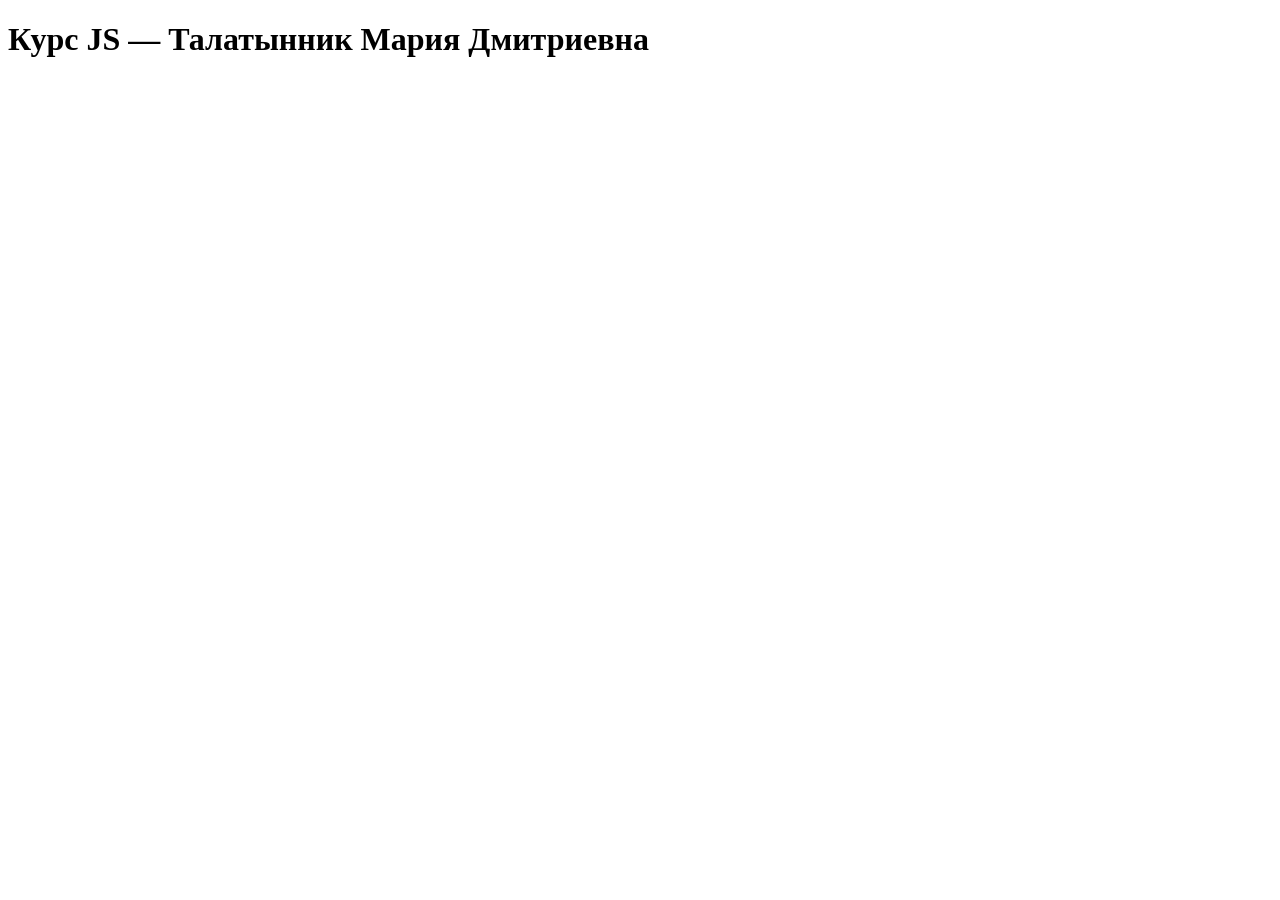
<file: task0/index.html>
<!DOCTYPE html>
<html lang="ru">
<head>
    <meta charset="UTF-8">
    <meta name="viewport" content="width=device-width, initial-scale=1.0">
    <title>Курс JS</title>
</head>
<body>
    <h1>Курс JS — Талатынник Мария Дмитриевна</h1>
</body>
</html>
</file>
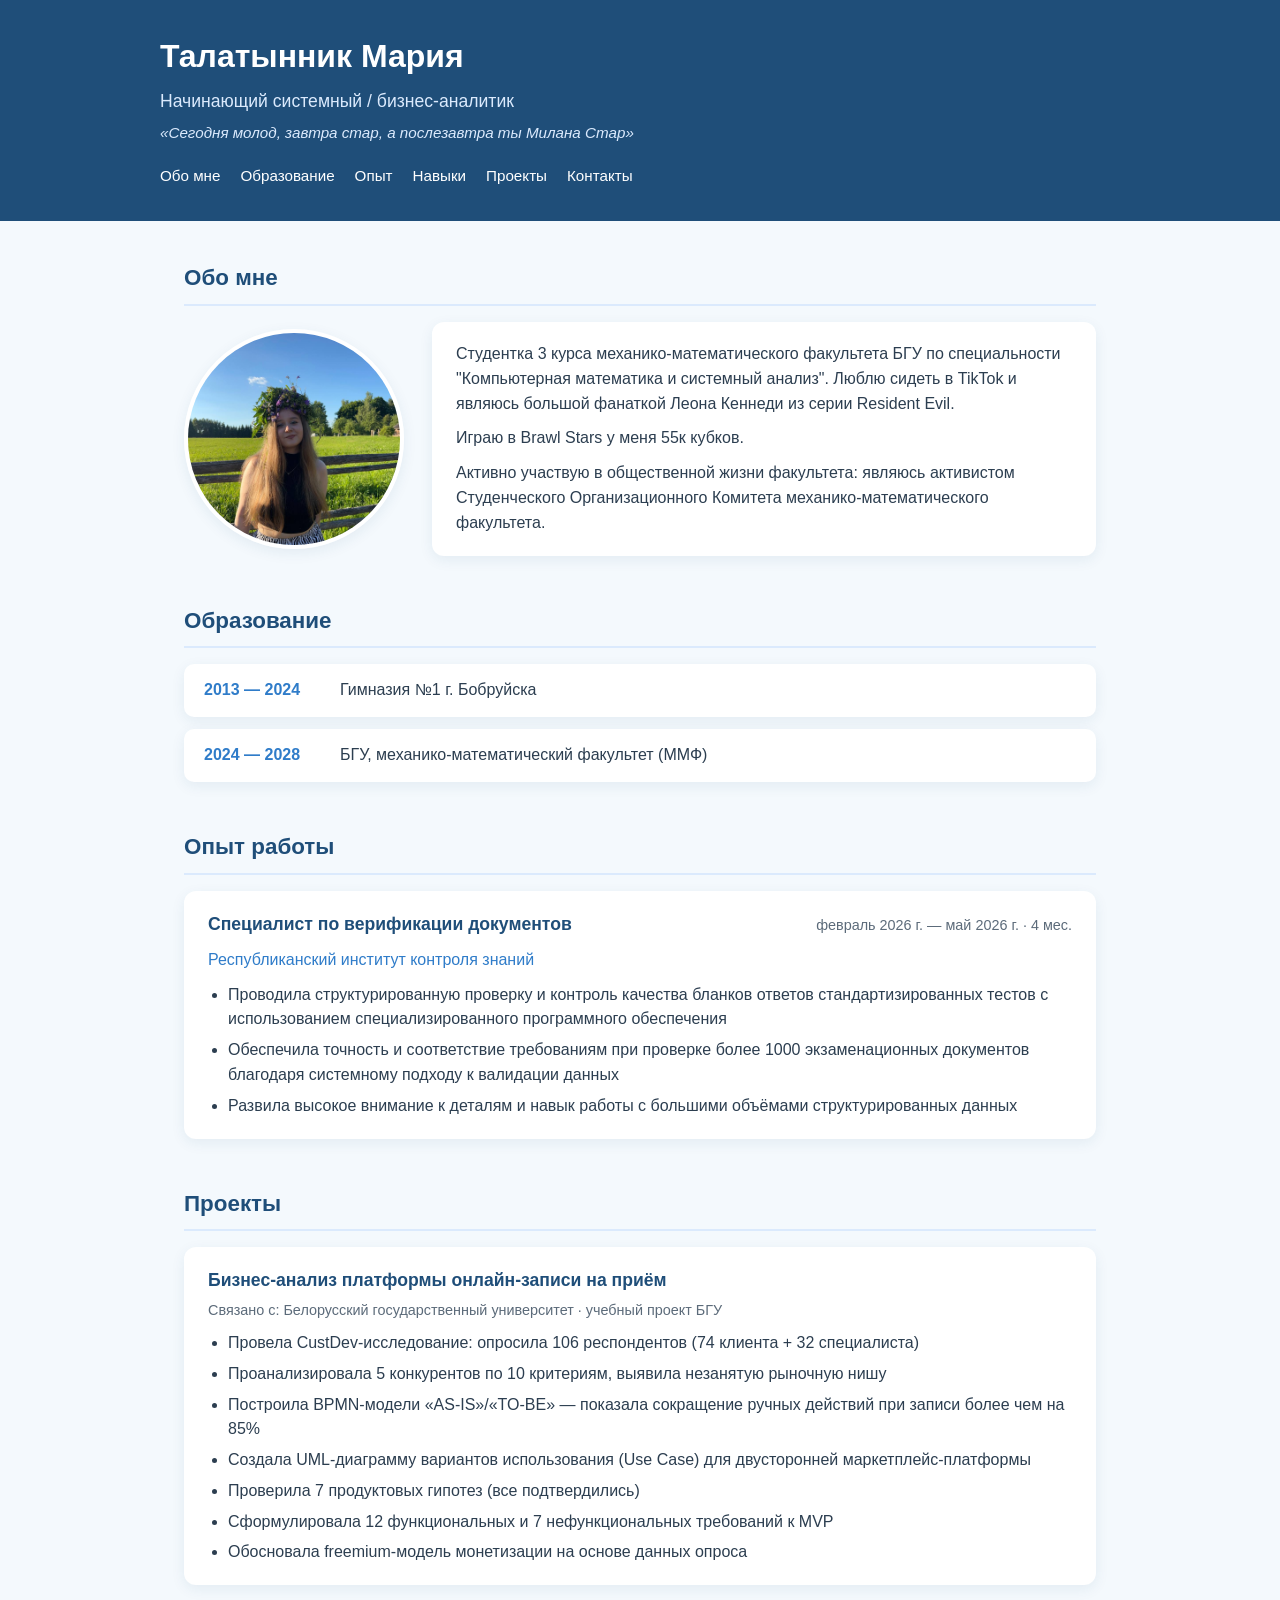
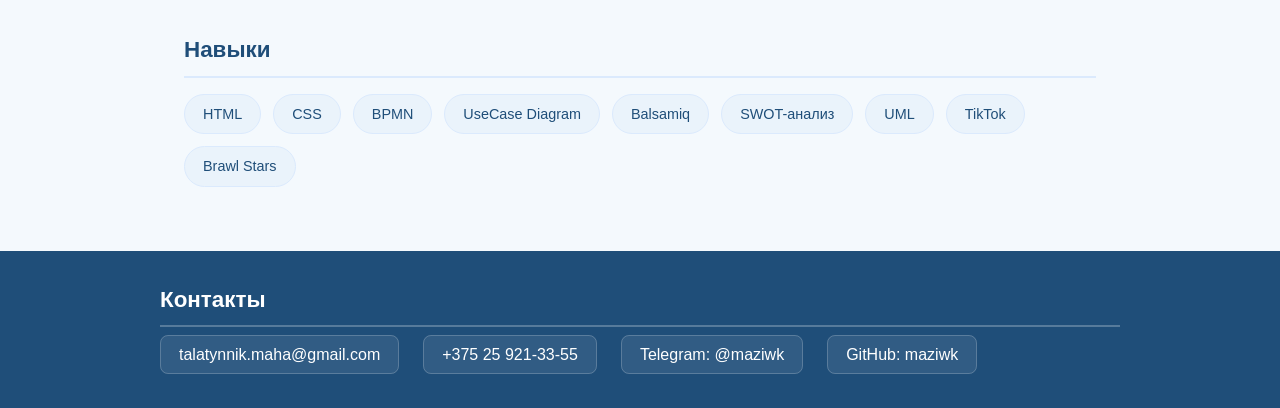
<file: task1/index.html>
<!DOCTYPE html>
<html lang="ru">
<head>
  <meta charset="utf-8">
  <meta name="viewport" content="width=device-width, initial-scale=1">
  <title>Талатынник Мария — Резюме</title>
  <link rel="stylesheet" href="style.css">
</head>
<body>

  <header class="header">
    <div class="header__inner">
      <div class="header__intro">
        <h1 class="header__name">Талатынник Мария</h1>
        <p class="header__position">Начинающий системный / бизнес-аналитик</p>
        <p class="header__slogan">«Сегодня молод, завтра стар, а послезавтра ты Милана Стар»</p>
      </div>

      <nav class="nav" aria-label="Навигация по странице">
        <ul class="nav__list">
          <li><a href="#about">Обо мне</a></li>
          <li><a href="#education">Образование</a></li>
          <li><a href="#experience">Опыт</a></li>
          <li><a href="#skills">Навыки</a></li>
          <li><a href="#projects">Проекты</a></li>
          <li><a href="#contacts">Контакты</a></li>
        </ul>
      </nav>
    </div>
  </header>

  <main class="main">

    <section id="about" class="section about">
      <h2 class="section__title">Обо мне</h2>
      <div class="about__content">
        <img
          class="about__photo"
          src="photo.jpg"
          alt="Фотография Талатынник Марии"
          width="220"
          height="220"
        >

        <article class="about__text">
          <p>
            Студентка 3 курса механико-математического факультета БГУ по специальности "Компьютерная математика и системный анализ".
            Люблю сидеть в TikTok и являюсь большой фанаткой Леона Кеннеди
            из серии Resident Evil.
          </p>
          <p>
            Играю в Brawl Stars у меня 55к кубков.
          </p>
          <p>
            Активно участвую в общественной жизни факультета: являюсь активистом
            Студенческого Организационного Комитета механико-математического факультета.
          </p>
        </article>

      </div>
    </section>

    <section id="education" class="section education">
      <h2 class="section__title">Образование</h2>
      <ul class="education__list">
        <li class="education__item">
          <span class="education__years">2013 — 2024</span>
          <span class="education__place">Гимназия №1 г. Бобруйска</span>
        </li>
        <li class="education__item">
          <span class="education__years">2024 — 2028</span>
          <span class="education__place">БГУ, механико-математический факультет (ММФ)</span>
        </li>
      </ul>
    </section>

    <section id="experience" class="section experience">
      <h2 class="section__title">Опыт работы</h2>
      <article class="experience__item">
        <div class="experience__head">
          <h3 class="experience__role">Специалист по верификации документов</h3>
          <span class="experience__period">февраль 2026 г. — май 2026 г. · 4 мес.</span>
        </div>
        <p class="experience__company">Республиканский институт контроля знаний</p>
        <ul class="experience__details">
          <li>Проводила структурированную проверку и контроль качества бланков ответов стандартизированных тестов с использованием специализированного программного обеспечения</li>
          <li>Обеспечила точность и соответствие требованиям при проверке более 1000 экзаменационных документов благодаря системному подходу к валидации данных</li>
          <li>Развила высокое внимание к деталям и навык работы с большими объёмами структурированных данных</li>
        </ul>
      </article>
    </section>

 <section id="projects" class="section projects">
      <h2 class="section__title">Проекты</h2>
      <article class="project">
        <div class="project__head">
          <h3 class="project__title">Бизнес-анализ платформы онлайн-записи на приём</h3>
          <span class="project__meta">Связано с: Белорусский государственный университет · учебный проект БГУ</span>
        </div>
        <ul class="project__details">
          <li>Провела CustDev-исследование: опросила 106 респондентов (74 клиента + 32 специалиста)</li>
          <li>Проанализировала 5 конкурентов по 10 критериям, выявила незанятую рыночную нишу</li>
          <li>Построила BPMN-модели «AS-IS»/«TO-BE» — показала сокращение ручных действий при записи более чем на 85%</li>
          <li>Создала UML-диаграмму вариантов использования (Use Case) для двусторонней маркетплейс-платформы</li>
          <li>Проверила 7 продуктовых гипотез (все подтвердились)</li>
          <li>Сформулировала 12 функциональных и 7 нефункциональных требований к MVP</li>
          <li>Обосновала freemium-модель монетизации на основе данных опроса</li>
        </ul>
      </article>
    </section>

    <section id="skills" class="section skills">
      <h2 class="section__title">Навыки</h2>
      <ul class="skills__list">
        <li class="skill">HTML</li>
        <li class="skill">CSS</li>
        <li class="skill">BPMN</li>
        <li class="skill">UseCase Diagram</li>
        <li class="skill">Balsamiq</li>
        <li class="skill">SWOT-анализ</li>
        <li class="skill">UML</li>
        <li class="skill">TikTok</li>
        <li class="skill">Brawl Stars</li>
      </ul>
    </section>

  </main>

  <footer id="contacts" class="footer">
    <h2 class="section__title section__title--footer">Контакты</h2>
    <ul class="footer__list">
      <li>
        <a class="footer__link" href="mailto:talatynnik.maha@gmail.com">talatynnik.maha@gmail.com</a>
      </li>
      <li>
        <a class="footer__link" href="tel:+375259213355">+375 25 921-33-55</a>
      </li>
      <li>
        <a class="footer__link" href="https://t.me/maziwk" target="_blank" rel="noopener noreferrer">Telegram: @maziwk</a>
      </li>
      <li>
        <a class="footer__link" href="https://github.com/maziwk" target="_blank" rel="noopener noreferrer">GitHub: maziwk</a>
      </li>
    </ul>
  </footer>

</body>
</html>
</file>
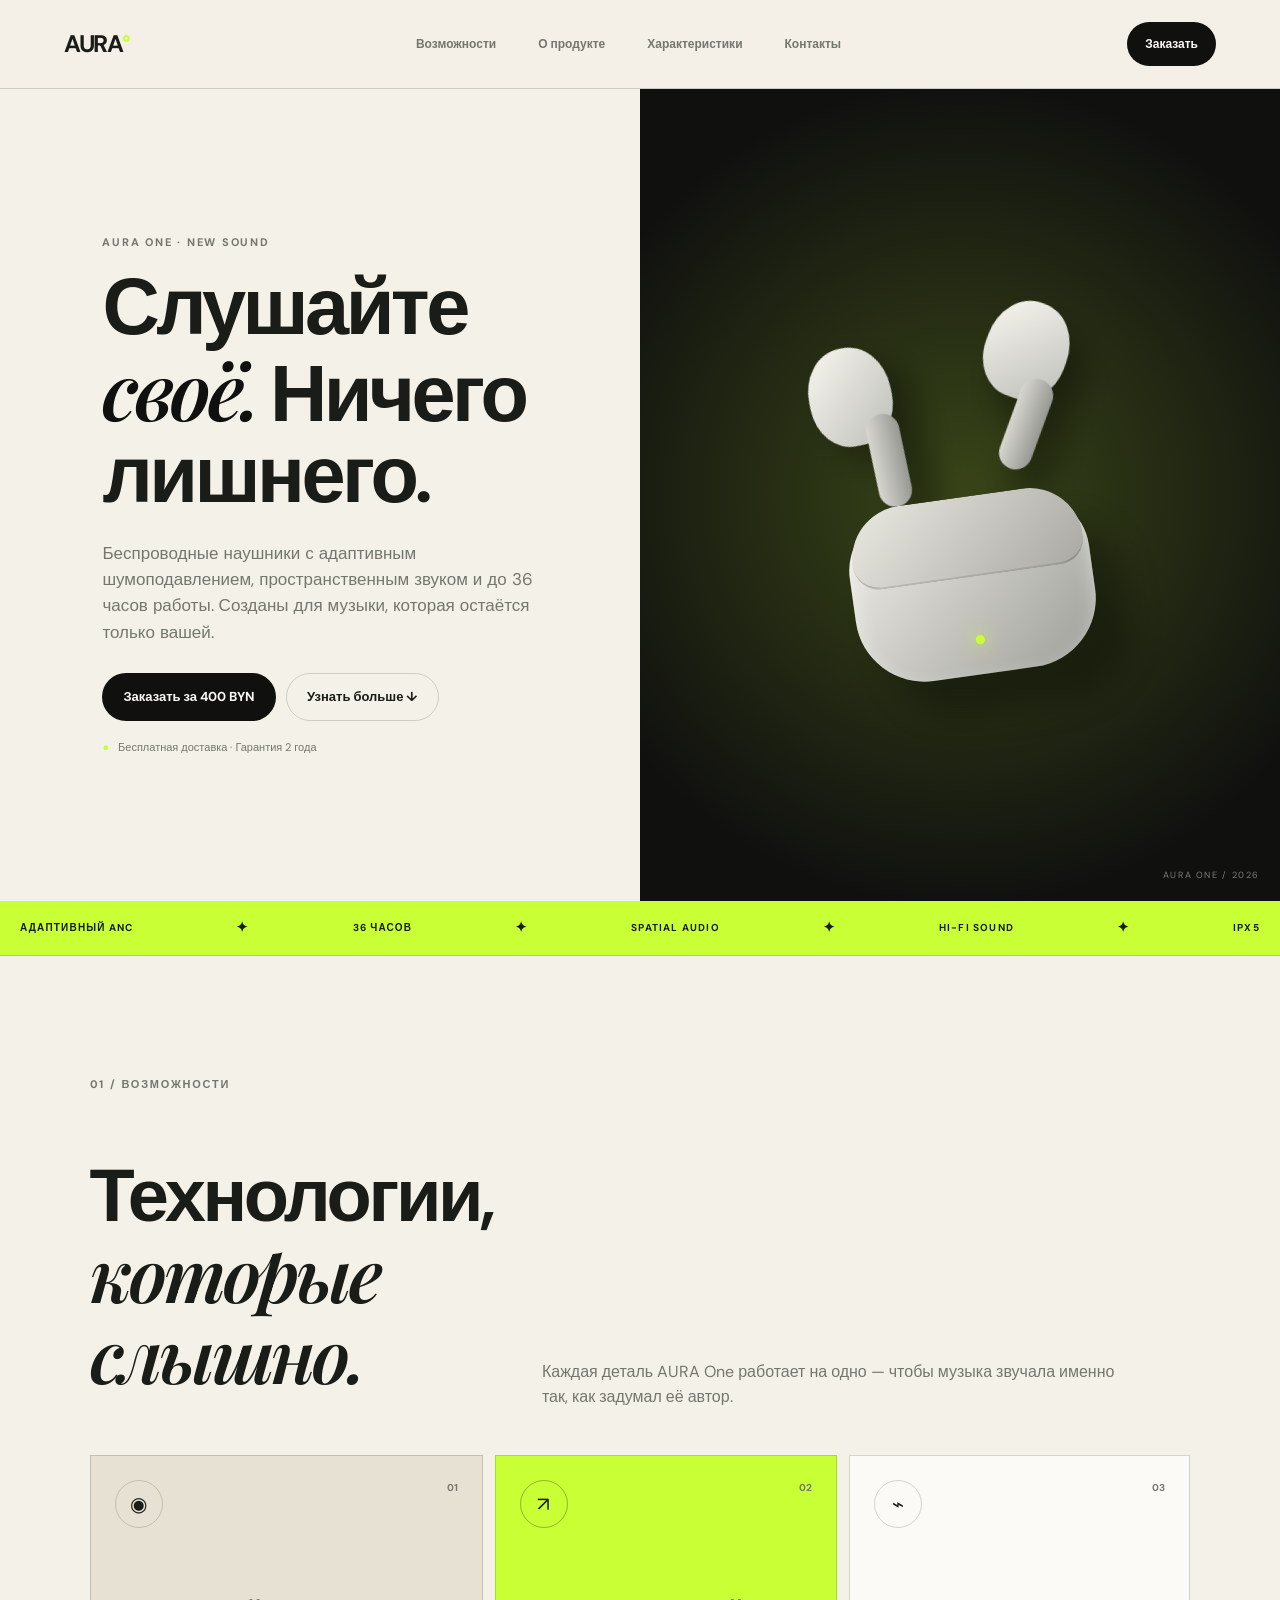
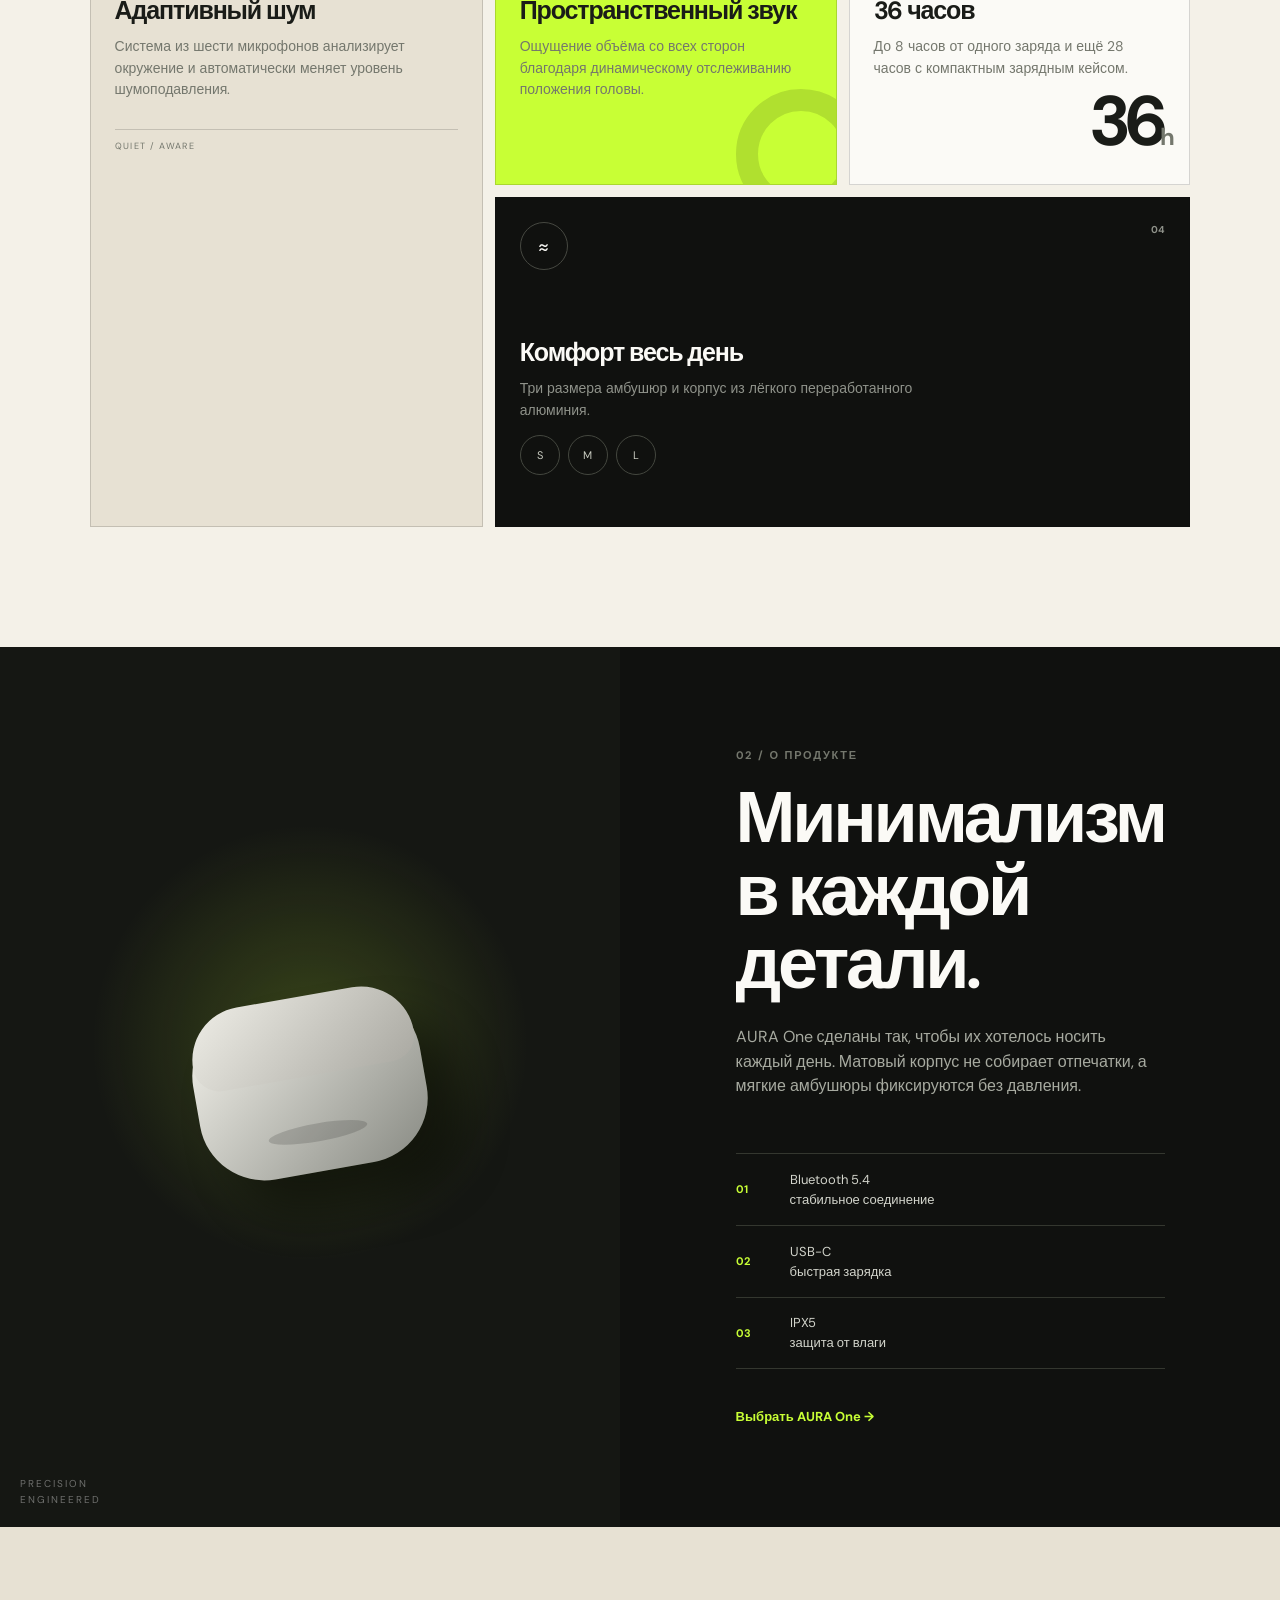
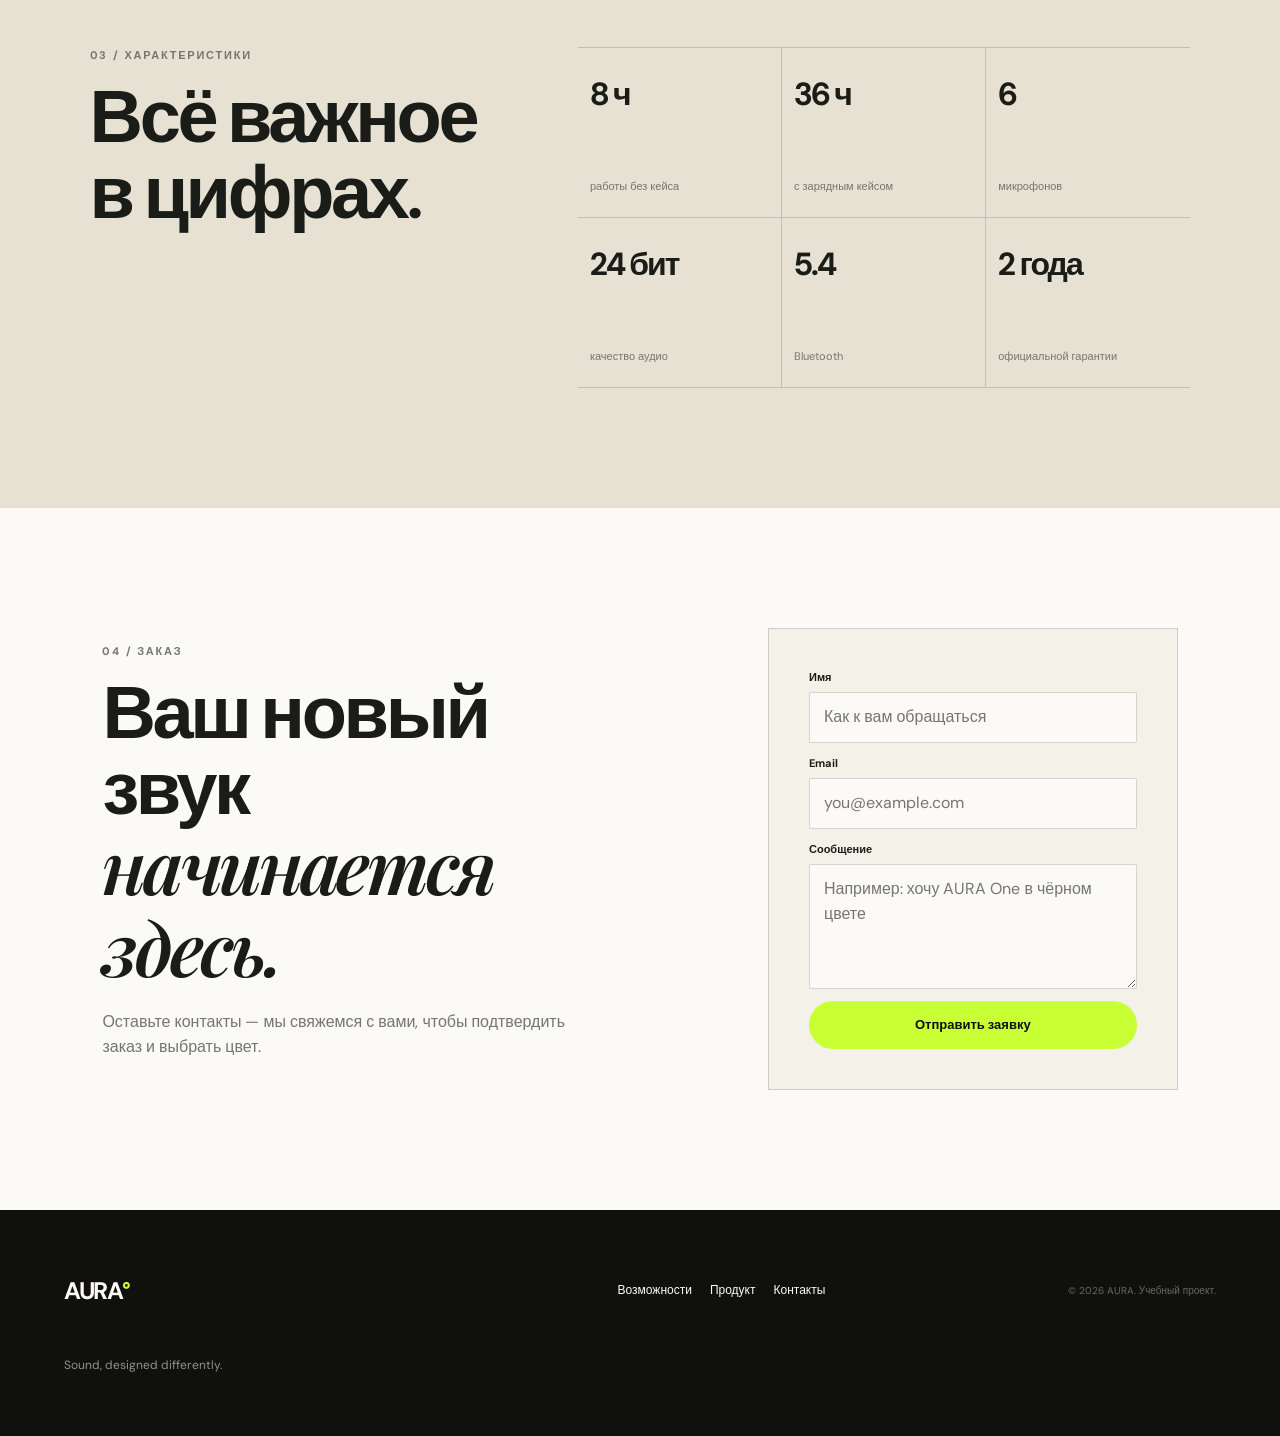
<file: task2/index.html>
<!DOCTYPE html>
<html lang="ru">

<head>
    <meta charset="UTF-8">
    <meta name="viewport" content="width=device-width, initial-scale=1.0">
    <meta name="description" content="AURA One — беспроводные наушники с адаптивным шумоподавлением.">
    <title>AURA One — звук без границ</title>
    <link rel="preconnect" href="https://fonts.googleapis.com">
    <link rel="preconnect" href="https://fonts.gstatic.com" crossorigin>
    <link
        href="https://fonts.googleapis.com/css2?family=DM+Sans:wght@400;500;600;700&family=Playfair+Display:wght@600;700&display=swap"
        rel="stylesheet">
    <link rel="stylesheet" href="style.css">
</head>

<body>

    <header class="site-header">
        <div class="header-grid">
            <a class="logo" href="#home">AURA<span>°</span></a>

            <nav class="desktop-nav" aria-label="Основная навигация">
                <a href="#features">Возможности</a>
                <a href="#product">О продукте</a>
                <a href="#specs">Характеристики</a>
                <a href="#contact">Контакты</a>
            </nav>

            <a class="header-buy" href="#contact">Заказать</a>

            <button class="burger" type="button" aria-label="Открыть меню">
                <span></span><span></span><span></span>
            </button>
        </div>
    </header>

    <main id="home">

        <section class="hero">
            <div class="hero-copy">
                <p class="eyebrow">AURA ONE · NEW SOUND</p>
                <h1>Слушайте<br><em>своё.</em> Ничего лишнего.</h1>
                <p class="hero-description">
                    Беспроводные наушники с адаптивным шумоподавлением,
                    пространственным звуком и до 36 часов работы.
                    Созданы для музыки, которая остаётся только вашей.
                </p>

                <div class="hero-actions">
                    <a class="button button-dark" href="#contact">Заказать за 400 BYN</a>
                    <a class="button button-light" href="#product">Узнать больше ↓</a>
                </div>

                <div class="hero-note">
                    <span>●</span> Бесплатная доставка · Гарантия 2 года
                </div>
            </div>

            <div class="hero-product" aria-label="Изображение беспроводных наушников AURA One">
                <div class="product-glow"></div>
                <div class="earbuds">
                    <div class="earbud earbud-left">
                        <div class="bud"></div>
                        <div class="stem"></div>
                    </div>
                    <div class="earbud earbud-right">
                        <div class="bud"></div>
                        <div class="stem"></div>
                    </div>
                    <div class="case">
                        <div class="case-lid"></div>
                        <div class="case-light"></div>
                    </div>
                </div>
                <span class="product-label">AURA ONE / 2026</span>
            </div>
        </section>

        <section class="ticker" aria-label="Преимущества">
            <div class="ticker-row">
                <span>АДАПТИВНЫЙ ANC</span><b>✦</b>
                <span>36 ЧАСОВ</span><b>✦</b>
                <span>SPATIAL AUDIO</span><b>✦</b>
                <span>HI-FI SOUND</span><b>✦</b>
                <span>IPX5</span>
            </div>
        </section>

        <section class="features" id="features">
            <div class="section-intro">
                <p class="eyebrow">01 / Возможности</p>
                <h2>Технологии,<br><em>которые слышно.</em></h2>
                <p>Каждая деталь AURA One работает на одно — чтобы музыка звучала именно так, как задумал её автор.</p>
            </div>

            <div class="features-grid">
                <article class="feature-card feature-large">
                    <span class="card-number">01</span>
                    <div class="feature-icon">◉</div>
                    <h3>Адаптивный шум</h3>
                    <p>Система из шести микрофонов анализирует окружение и автоматически меняет уровень шумоподавления.
                    </p>
                    <div class="card-line"></div>
                    <span class="card-caption">QUIET / AWARE</span>
                </article>

                <article class="feature-card feature-accent">
                    <span class="card-number">02</span>
                    <div class="feature-icon">↗</div>
                    <h3>Пространственный звук</h3>
                    <p>Ощущение объёма со всех сторон благодаря динамическому отслеживанию положения головы.</p>
                    <div class="orb"></div>
                </article>

                <article class="feature-card">
                    <span class="card-number">03</span>
                    <div class="feature-icon">⌁</div>
                    <h3>36 часов</h3>
                    <p>До 8 часов от одного заряда и ещё 28 часов с компактным зарядным кейсом.</p>
                    <strong class="big-number">36<span>h</span></strong>
                </article>

                <article class="feature-card dark-card">
                    <span class="card-number">04</span>
                    <div class="feature-icon">≈</div>
                    <h3>Комфорт весь день</h3>
                    <p>Три размера амбушюр и корпус из лёгкого переработанного алюминия.</p>
                    <div class="size-row"><span>S</span><span>M</span><span>L</span></div>
                </article>
            </div>
        </section>

        <section class="product-section" id="product">
            <div class="product-visual">
                <div class="big-case">
                    <div class="big-case-lid"></div>
                    <div class="big-case-shadow"></div>
                </div>
                <p>PRECISION<br>ENGINEERED</p>
            </div>

            <div class="product-copy">
                <p class="eyebrow">02 / О продукте</p>
                <h2>Минимализм<br>в каждой детали.</h2>
                <p>
                    AURA One сделаны так, чтобы их хотелось носить каждый день.
                    Матовый корпус не собирает отпечатки, а мягкие амбушюры
                    фиксируются без давления.
                </p>

                <div class="product-points">
                    <div><strong>01</strong><span>Bluetooth 5.4<br>стабильное соединение</span></div>
                    <div><strong>02</strong><span>USB-C<br>быстрая зарядка</span></div>
                    <div><strong>03</strong><span>IPX5<br>защита от влаги</span></div>
                </div>

                <a class="text-link" href="#contact">Выбрать AURA One →</a>
            </div>
        </section>

        <section class="specs" id="specs">
            <div class="specs-heading">
                <p class="eyebrow">03 / Характеристики</p>
                <h2>Всё важное<br>в цифрах.</h2>
            </div>

            <div class="specs-grid">
                <div class="spec"><strong>8 ч</strong><span>работы без кейса</span></div>
                <div class="spec"><strong>36 ч</strong><span>с зарядным кейсом</span></div>
                <div class="spec"><strong>6</strong><span>микрофонов</span></div>
                <div class="spec"><strong>24 бит</strong><span>качество аудио</span></div>
                <div class="spec"><strong>5.4</strong><span>Bluetooth</span></div>
                <div class="spec"><strong>2 года</strong><span>официальной гарантии</span></div>
            </div>
        </section>

        <section class="contact" id="contact">
            <div class="contact-copy">
                <p class="eyebrow">04 / Заказ</p>
                <h2>Ваш новый звук<br><em>начинается здесь.</em></h2>
                <p>Оставьте контакты — мы свяжемся с вами, чтобы подтвердить заказ и выбрать цвет.</p>
            </div>

            <form class="contact-form">
                <div class="form-field">
                    <label for="name">Имя</label>
                    <input id="name" name="name" type="text" placeholder="Как к вам обращаться" required>
                </div>

                <div class="form-field">
                    <label for="email">Email</label>
                    <input id="email" name="email" type="email" placeholder="you@example.com" required>
                </div>

                <div class="form-field">
                    <label for="message">Сообщение</label>
                    <textarea id="message" name="message" rows="4" placeholder="Например: хочу AURA One в чёрном цвете"
                        required></textarea>
                </div>

                <button class="button button-accent" type="submit">Отправить заявку</button>
            </form>
        </section>

    </main>

    <footer class="site-footer">
        <div class="footer-grid">
            <a class="logo" href="#home">AURA<span>°</span></a>
            <p>Sound, designed differently.</p>
            <div class="footer-links">
                <a href="#features">Возможности</a>
                <a href="#product">Продукт</a>
                <a href="#contact">Контакты</a>
            </div>
            <small>© 2026 AURA. Учебный проект.</small>
        </div>
    </footer>

</body>

</html>
</file>
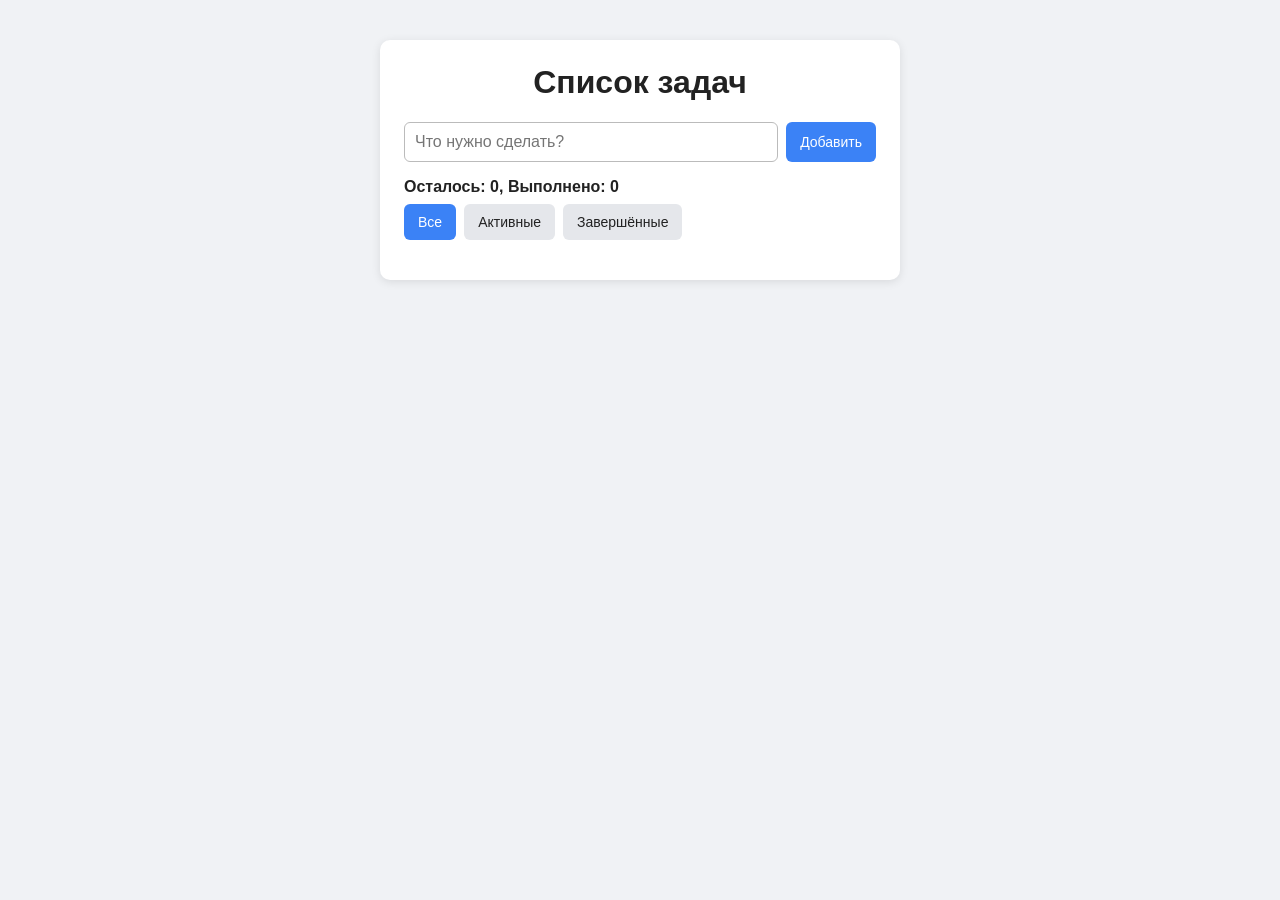
<file: task3/index.html>
<!DOCTYPE html>
<html lang="ru">
<head>
  <meta charset="UTF-8">
  <meta name="viewport" content="width=device-width, initial-scale=1.0">
  <title>Todo-list</title>
  <link rel="stylesheet" href="style.css">
</head>
<body>
  <main class="app">
    <h1>Список задач</h1>

    <form id="todo-form" class="todo-form" autocomplete="off">
      <input type="text" id="todo-input" placeholder="Что нужно сделать?">
      <button type="submit" id="add-btn">Добавить</button>
    </form>
    <p id="warning" class="warning" hidden>Введите текст задачи!</p>

    <p id="counter" class="counter">Осталось: 0, Выполнено: 0</p>

    <div class="filters">
      <button type="button" class="filter-btn active" data-filter="all">Все</button>
      <button type="button" class="filter-btn" data-filter="active">Активные</button>
      <button type="button" class="filter-btn" data-filter="completed">Завершённые</button>
    </div>

    <ul id="todo-list" class="todo-list"></ul>
  </main>

  <script src="script.js" defer></script>
</body>
</html>
</file>
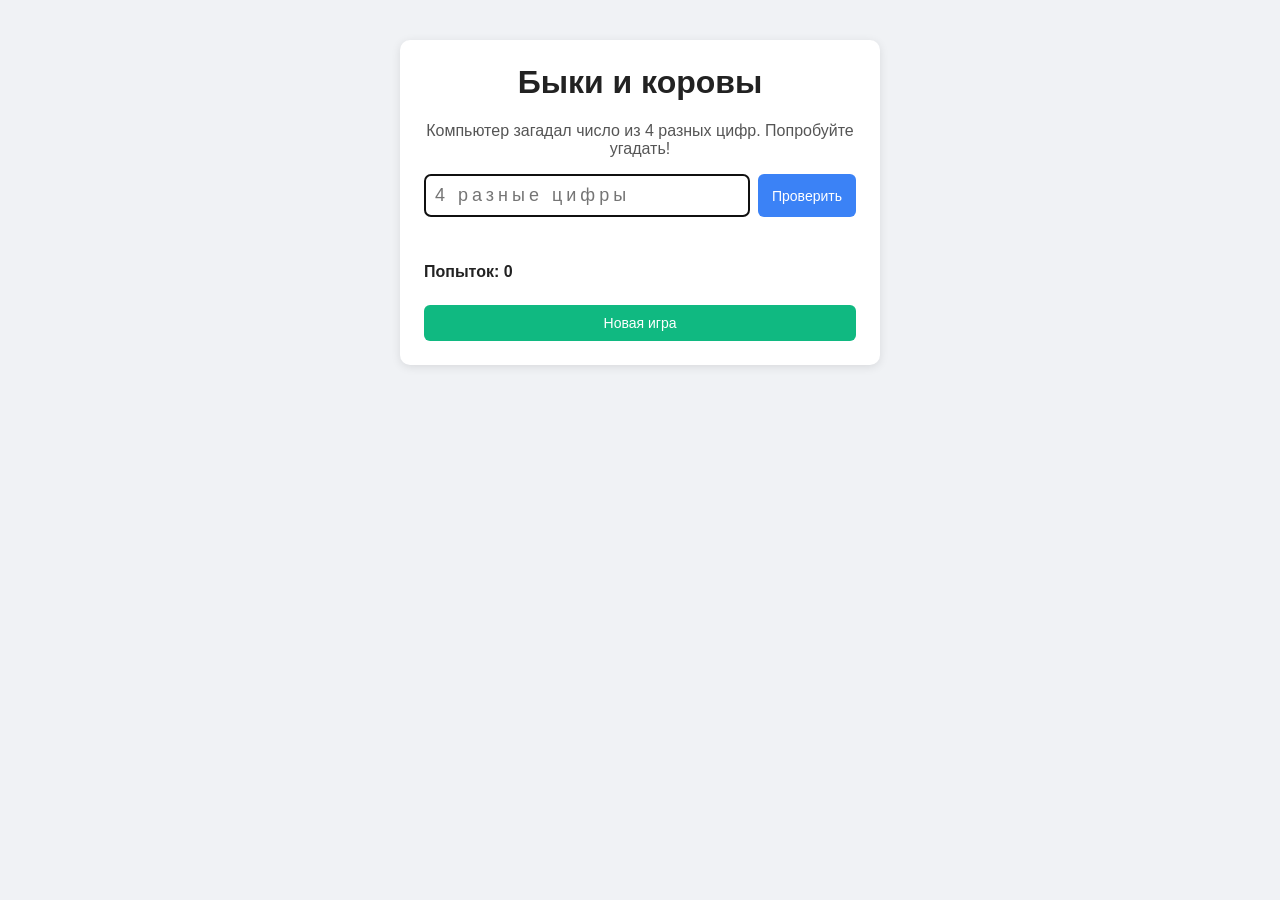
<file: task4/index.html>
<!DOCTYPE html>
<html lang="ru">
<head>
  <meta charset="UTF-8">
  <meta name="viewport" content="width=device-width, initial-scale=1.0">
  <title>Быки и коровы</title>
  <link rel="stylesheet" href="style.css">
</head>
<body>
  <main class="app">
    <h1>Быки и коровы</h1>
    <p class="hint">Компьютер загадал число из 4 разных цифр. Попробуйте угадать!</p>

    <form id="guess-form" class="guess-form" autocomplete="off">
      <input type="text" id="guess-input" maxlength="4" inputmode="numeric" placeholder="4 разные цифры">
      <button type="submit" id="check-btn">Проверить</button>
    </form>
    <p id="message" class="message"></p>

    <p id="attempts" class="attempts">Попыток: 0</p>

    <ul id="history" class="history"></ul>

    <button type="button" id="new-game-btn" class="new-game">Новая игра</button>
  </main>

  <script src="script.js" defer></script>
</body>
</html>
</file>
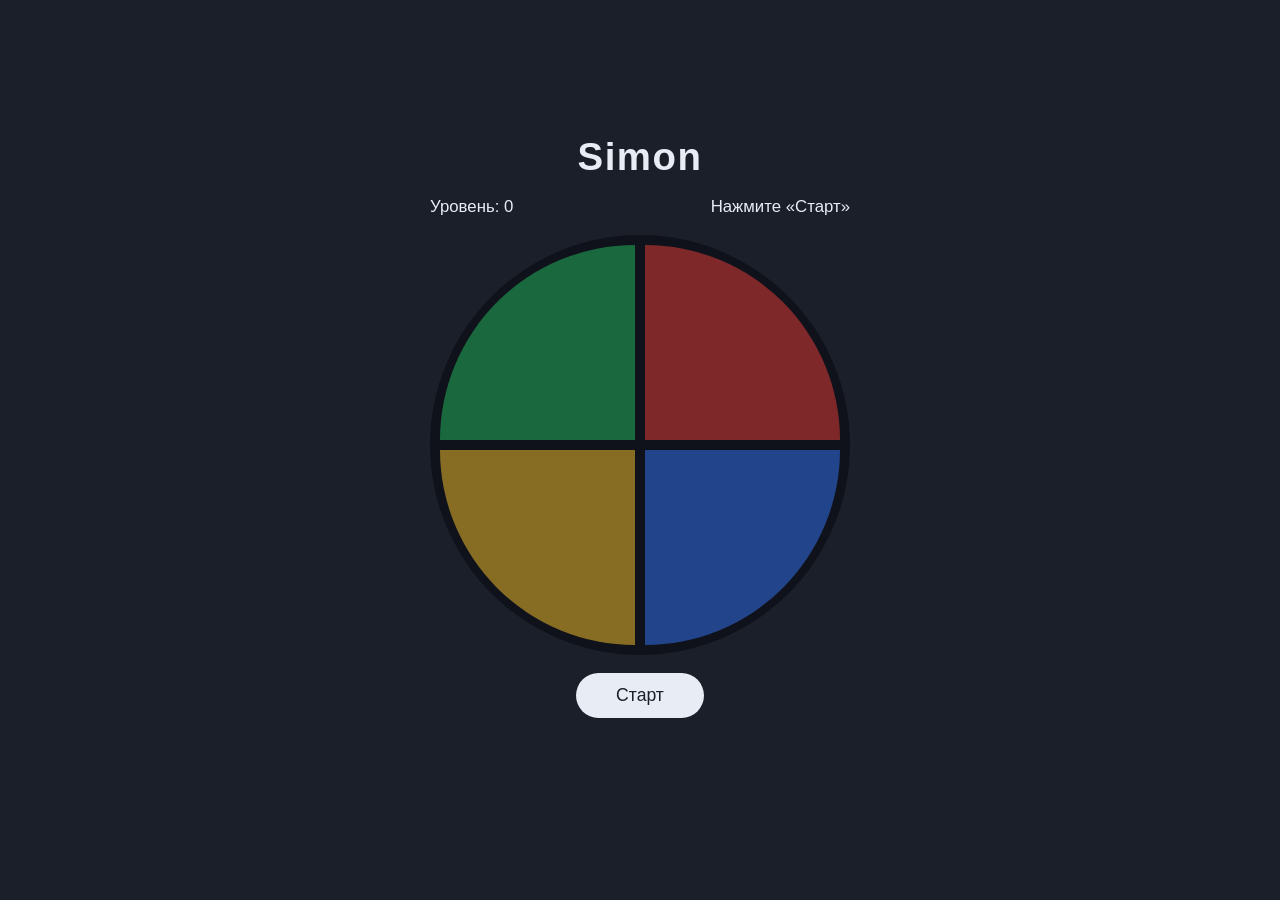
<file: task5/index.html>
<!DOCTYPE html>
<html lang="ru">
<head>
<meta charset="UTF-8">
<meta name="viewport" content="width=device-width, initial-scale=1">
<title>Simon</title>
<link rel="stylesheet" href="style.css">
</head>
<body>
<main class="game">
<h1>Simon</h1>
<div class="info">
<span id="level">Уровень: 0</span>
<span id="status">Нажмите «Старт»</span>
</div>
<div class="board" id="board">
<button class="pad pad-0" data-index="0" aria-label="Зелёный" disabled></button>
<button class="pad pad-1" data-index="1" aria-label="Красный" disabled></button>
<button class="pad pad-2" data-index="2" aria-label="Жёлтый" disabled></button>
<button class="pad pad-3" data-index="3" aria-label="Синий" disabled></button>
</div>
<button class="start" id="start">Старт</button>
<p class="result" id="result"></p>
</main>
<script src="script.js"></script>
</body>
</html>
</file>
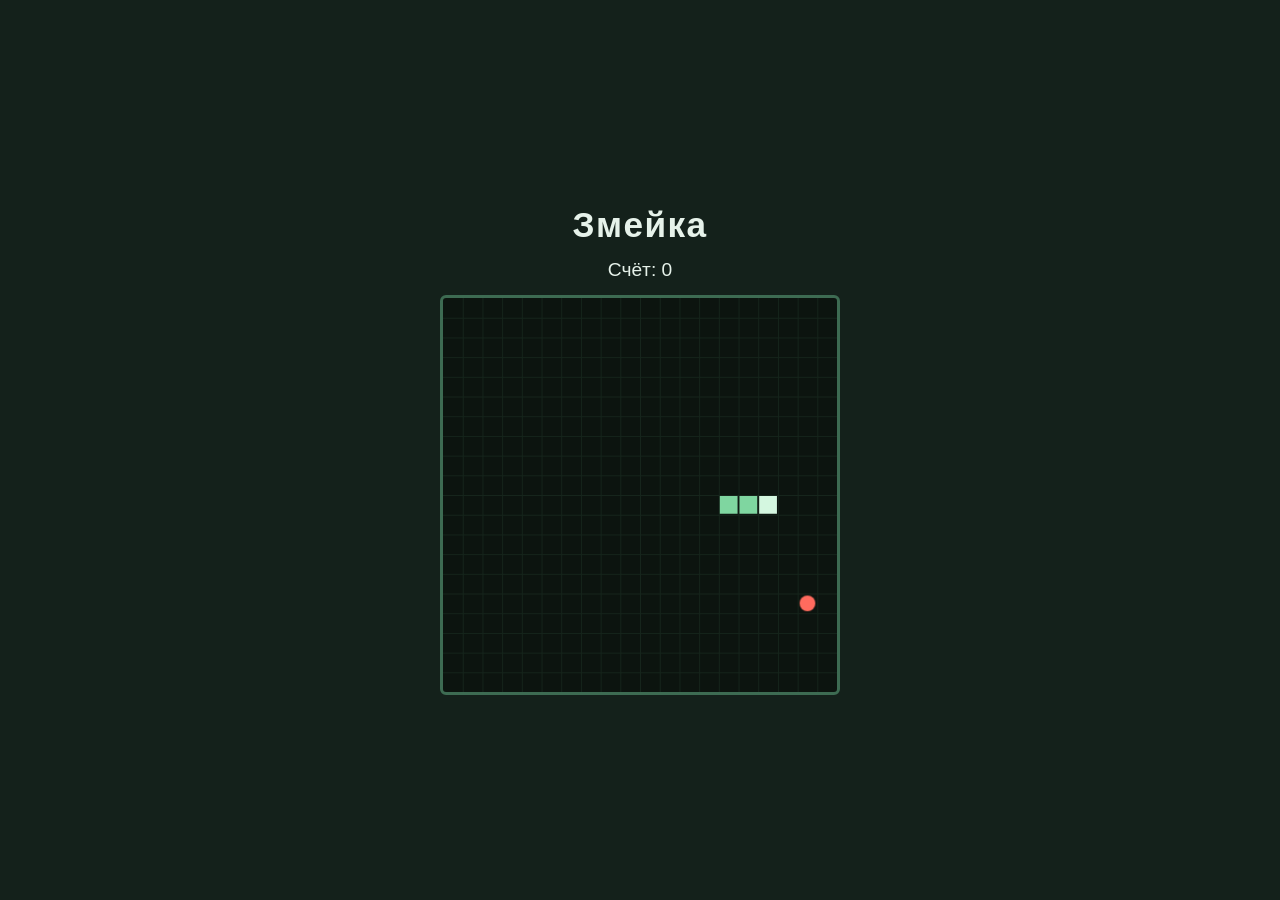
<file: task6/index.html>
<!DOCTYPE html>
<html lang="ru">
<head>
<meta charset="UTF-8">
<meta name="viewport" content="width=device-width, initial-scale=1">
<title>Змейка</title>
<link rel="stylesheet" href="style.css">
</head>
<body>
<main class="game">
<h1>Змейка</h1>
<p class="score">Счёт: <span id="score">0</span></p>
<div class="field">
<canvas id="game" width="400" height="400"></canvas>
<div class="overlay" id="overlay" hidden>
<h2>Игра окончена</h2>
<p>Итоговый счёт: <span id="final-score">0</span></p>
<button class="restart" id="restart">Начать заново</button>
</div>
</div>
</main>
<script src="script.js"></script>
</body>
</html>
</file>
<file: task1/style.css>
/*Глобальные настройки */

* {
  box-sizing: border-box;
  margin: 0;
  padding: 0;
}

:root {
  --color-bg: #f4f9fd;
  --color-white: #ffffff;
  --color-blue-dark: #1f4e79;
  --color-blue: #2f7cc9;
  --color-blue-light: #eaf3fb;
  --color-blue-pale: #dbeafd;
  --color-text: #2c3e50;
  --color-text-muted: #5c6b7a;
  --shadow-soft: 0 4px 14px rgba(31, 78, 121, 0.08);
}

body {
  font-family: "Segoe UI", Arial, Helvetica, sans-serif;
  color: var(--color-text);
  background-color: var(--color-bg);
  line-height: 1.55;
}

a {
  color: var(--color-blue-dark);
  text-decoration: none;
}

ul {
  list-style: none;
}

img {
  max-width: 100%;
  display: block;
}

/*Шапка*/

.header {
  background-color: var(--color-blue-dark);
  color: var(--color-white);
  padding: 32px 24px;
}

.header__inner {
  max-width: 960px;
  margin: 0 auto;
  display: flex;
  flex-direction: column;
  gap: 20px;
}

.header__intro {
  display: flex;
  flex-direction: column;
  gap: 6px;
}

.header__name {
  font-size: 2rem;
}

.header__position {
  font-size: 1.1rem;
  font-weight: 400;
  color: var(--color-blue-pale);
}

.header__slogan {
  font-style: italic;
  color: var(--color-blue-pale);
  font-size: 0.95rem;
}

.nav__list {
  display: flex;
  flex-direction: row;
  flex-wrap: wrap;
  gap: 12px 20px;
  justify-content: flex-start;
}

.nav__list a {
  color: var(--color-white);
  font-size: 0.95rem;
  padding-bottom: 2px;
  border-bottom: 1px solid transparent;
  transition: border-color 0.2s ease, color 0.2s ease;
}

.nav__list a:hover {
  border-color: var(--color-white);
  color: var(--color-blue-pale);
}

/*Основной контент*/

.main {
  max-width: 960px;
  margin: 0 auto;
  padding: 40px 24px;
  display: flex;
  flex-direction: column;
  gap: 48px;
}

.section {
  display: flex;
  flex-direction: column;
  gap: 16px;
}

.section__title {
  font-size: 1.4rem;
  color: var(--color-blue-dark);
  border-bottom: 2px solid var(--color-blue-pale);
  padding-bottom: 8px;
}

/*Обо мне*/

.about__content {
  display: flex;
  flex-direction: row;
  flex-wrap: wrap;
  align-items: center;
  gap: 28px;
}

.about__photo {
  width: 220px;
  height: 220px;
  border-radius: 50%;
  object-fit: cover;
  border: 4px solid var(--color-white);
  box-shadow: var(--shadow-soft);
  flex-shrink: 0;
}

.about__text {
  flex: 1;
  min-width: 260px;
  display: flex;
  flex-direction: column;
  gap: 10px;
  background-color: var(--color-white);
  padding: 20px 24px;
  border-radius: 12px;
  box-shadow: var(--shadow-soft);
}

/*Образование*/

.education__list {
  display: flex;
  flex-direction: column;
  gap: 12px;
}

.education__item {
  display: flex;
  flex-direction: row;
  flex-wrap: wrap;
  align-items: center;
  justify-content: flex-start;
  gap: 16px;
  background-color: var(--color-white);
  padding: 14px 20px;
  border-radius: 10px;
  box-shadow: var(--shadow-soft);
}

.education__years {
  font-weight: 600;
  color: var(--color-blue);
  min-width: 120px;
}

/*Опыт работы*/

.experience__item {
  display: flex;
  flex-direction: column;
  gap: 10px;
  background-color: var(--color-white);
  padding: 20px 24px;
  border-radius: 12px;
  box-shadow: var(--shadow-soft);
}

.experience__head {
  display: flex;
  flex-direction: row;
  flex-wrap: wrap;
  justify-content: space-between;
  align-items: baseline;
  gap: 8px;
}

.experience__role {
  font-size: 1.1rem;
  color: var(--color-blue-dark);
}

.experience__period {
  color: var(--color-text-muted);
  font-size: 0.9rem;
}

.experience__company {
  color: var(--color-blue);
  font-weight: 500;
}

.experience__details {
  display: flex;
  flex-direction: column;
  gap: 6px;
  padding-left: 20px;
}

.experience__details li {
  list-style: disc;
}

/*Проекты*/

.project {
  display: flex;
  flex-direction: column;
  gap: 10px;
  background-color: var(--color-white);
  padding: 20px 24px;
  border-radius: 12px;
  box-shadow: var(--shadow-soft);
}

.project__head {
  display: flex;
  flex-direction: column;
  gap: 4px;
}

.project__title {
  font-size: 1.1rem;
  color: var(--color-blue-dark);
}

.project__meta {
  color: var(--color-text-muted);
  font-size: 0.9rem;
}

.project__details {
  display: flex;
  flex-direction: column;
  gap: 6px;
  padding-left: 20px;
}

.project__details li {
  list-style: disc;
}

/*Навыки*/

.skills__list {
  display: flex;
  flex-direction: row;
  flex-wrap: wrap;
  gap: 12px;
  justify-content: flex-start;
}

.skill {
  background-color: var(--color-blue-light);
  color: var(--color-blue-dark);
  border: 1px solid var(--color-blue-pale);
  padding: 8px 18px;
  border-radius: 999px;
  font-size: 0.9rem;
  font-weight: 500;
}

/*Контакты*/

.footer {
  background-color: var(--color-blue-dark);
  color: var(--color-white);
  padding: 32px 24px 40px;
  margin-top: 24px;
}

.section__title--footer {
  color: var(--color-white);
  border-bottom-color: rgba(255, 255, 255, 0.25);
  max-width: 960px;
  margin: 0 auto 16px;
}

.footer__list {
  max-width: 960px;
  margin: 0 auto;
  display: flex;
  flex-direction: row;
  flex-wrap: wrap;
  gap: 14px 24px;
  justify-content: flex-start;
  align-items: center;
}

.footer__link {
  color: var(--color-white);
  background-color: rgba(255, 255, 255, 0.08);
  padding: 10px 18px;
  border-radius: 8px;
  border: 1px solid rgba(255, 255, 255, 0.2);
  transition: background-color 0.2s ease, color 0.2s ease;
}

.footer__link:hover {
  background-color: var(--color-white);
  color: var(--color-blue-dark);
}
</file>
<file: task2/style.css>
/* ==========================================================
   AURA ONE — Лабораторная работа №2
   Mobile First:
   base < 768px
   @media (min-width: 768px) — планшет
   @media (min-width: 1200px) — десктоп

   Grid — крупные секции и карточки.
   Flexbox — меню, кнопки, списки и отдельные компоненты.
   ========================================================== */

:root {
    --black: #10110f;
    --ink: #1a1c18;
    --cream: #f4f1e8;
    --cream-dark: #e7e1d3;
    --white: #fbfaf6;
    --lime: #c8ff35;
    --muted: #74776d;
    --line: rgba(16, 17, 15, 0.16);
    --serif: "Playfair Display", Georgia, serif;
    --sans: "DM Sans", Arial, sans-serif;
}

* {
    box-sizing: border-box;
}

html {
    scroll-behavior: smooth;
}

body {
    margin: 0;
    min-width: 320px;
    overflow-x: hidden;
    background: var(--cream);
    color: var(--ink);
    font-family: var(--sans);
    line-height: 1.55;
}

a {
    color: inherit;
    text-decoration: none;
}

button,
input,
textarea {
    font: inherit;
}

button {
    cursor: pointer;
}

h1,
h2,
h3,
p {
    margin-top: 0;
}

h1,
h2,
h3 {
    line-height: 1.02;
    letter-spacing: -0.045em;
}

h1,
h2 {
    font-weight: 600;
}

em {
    font-family: var(--serif);
    font-style: italic;
    font-weight: 600;
}

.eyebrow {
    margin-bottom: 16px;
    color: var(--muted);
    font-size: 11px;
    font-weight: 700;
    letter-spacing: 0.16em;
    text-transform: uppercase;
}

/* ===================== Header ===================== */

.site-header {
    width: 100%;
    border-bottom: 1px solid var(--line);
    background: rgba(244, 241, 232, 0.96);
}

.header-grid {
    width: 100%;
    min-height: 72px;
    padding: 0 20px;
    display: grid;
    grid-template-columns: 1fr auto;
    align-items: center;
}

.logo {
    font-size: 24px;
    font-weight: 700;
    letter-spacing: -0.06em;
}

.logo span {
    color: var(--lime);
}

.desktop-nav,
.header-buy {
    display: none;
}

.burger {
    width: 48px;
    height: 48px;
    padding: 11px;
    border: 1px solid var(--line);
    border-radius: 50%;
    background: transparent;
    display: flex;
    flex-direction: column;
    justify-content: center;
    gap: 5px;
}

.burger span {
    width: 100%;
    height: 2px;
    background: var(--ink);
}

/* ===================== Buttons / Flex ===================== */

.button {
    min-height: 48px;
    padding: 12px 20px;
    display: inline-flex;
    align-items: center;
    justify-content: center;
    border: 1px solid transparent;
    border-radius: 999px;
    font-size: 13px;
    font-weight: 700;
    transition: transform 0.22s ease, background-color 0.22s ease,
                color 0.22s ease, border-color 0.22s ease;
}

.button:hover {
    transform: translateY(-2px);
}

.button-dark {
    color: var(--white);
    background: var(--black);
}

.button-dark:hover {
    background: #34362f;
}

.button-light {
    border-color: var(--line);
    background: transparent;
}

.button-light:hover {
    border-color: var(--black);
    background: var(--white);
}

.button-accent {
    width: 100%;
    color: var(--black);
    background: var(--lime);
}

.button-accent:hover {
    background: #dcff79;
}

/* ===================== Hero / Grid ===================== */

.hero {
    width: 100%;
    min-height: calc(100svh - 72px);
    display: grid;
    grid-template-columns: 1fr;
    background: var(--cream);
}

.hero-copy {
    padding: 54px 20px 48px;
    display: flex;
    flex-direction: column;
    justify-content: center;
}

.hero-copy h1 {
    max-width: 700px;
    margin-bottom: 24px;
    font-size: clamp(46px, 12vw, 92px);
}

.hero-copy h1 em {
    color: var(--black);
}

.hero-description {
    max-width: 620px;
    margin-bottom: 28px;
    color: var(--muted);
    font-size: 16px;
}

.hero-actions {
    display: flex;
    flex-direction: column;
    gap: 10px;
}

.hero-actions .button {
    width: 100%;
}

.hero-note {
    margin-top: 18px;
    color: var(--muted);
    font-size: 11px;
}

.hero-note span {
    margin-right: 6px;
    color: var(--lime);
}

.hero-product {
    min-height: 460px;
    position: relative;
    overflow: hidden;
    display: grid;
    place-items: center;
    background: var(--black);
}

.product-glow {
    width: 70vw;
    height: 70vw;
    position: absolute;
    border-radius: 50%;
    background: radial-gradient(circle, rgba(200,255,53,.22), transparent 65%);
}

.earbuds {
    width: 310px;
    height: 330px;
    position: relative;
    z-index: 2;
    transform: rotate(-8deg);
}

.earbud {
    position: absolute;
    width: 80px;
    height: 150px;
    filter: drop-shadow(15px 22px 14px rgba(0,0,0,.35));
}

.earbud-left {
    left: 45px;
    top: 22px;
    transform: rotate(-16deg);
}

.earbud-right {
    right: 45px;
    top: 5px;
    transform: rotate(16deg);
}

.bud {
    width: 72px;
    height: 86px;
    border-radius: 48% 48% 45% 45%;
    background: linear-gradient(135deg, #f8f7f0, #bdbeb8);
    transform: rotate(12deg);
}

.stem {
    width: 29px;
    height: 82px;
    position: absolute;
    left: 30px;
    top: 66px;
    border-radius: 16px;
    background: linear-gradient(90deg, #d7d7d0, #969891);
    transform: rotate(12deg);
}

.case {
    width: 210px;
    height: 150px;
    position: absolute;
    left: 50px;
    bottom: 8px;
    border-radius: 52px 52px 60px 60px;
    background: linear-gradient(135deg, #f1f0e9, #9d9e98);
    box-shadow: inset 0 8px 18px rgba(255,255,255,.5), 25px 30px 30px rgba(0,0,0,.3);
}

.case-lid {
    width: 202px;
    height: 70px;
    position: absolute;
    left: 4px;
    top: -5px;
    border-radius: 50px 50px 25px 25px;
    border-bottom: 2px solid rgba(0,0,0,.18);
    background: linear-gradient(135deg, #e9e8e1, #aaa9a3);
}

.case-light {
    width: 8px;
    height: 8px;
    position: absolute;
    left: 101px;
    bottom: 26px;
    border-radius: 50%;
    background: var(--lime);
    box-shadow: 0 0 15px var(--lime);
}

.product-label {
    position: absolute;
    right: 20px;
    bottom: 18px;
    color: rgba(255,255,255,.45);
    font-size: 9px;
    letter-spacing: .18em;
}

/* ===================== Ticker / Flex ===================== */

.ticker {
    width: 100%;
    overflow: hidden;
    border-bottom: 1px solid var(--line);
    background: var(--lime);
}

.ticker-row {
    min-height: 54px;
    padding: 0 20px;
    display: flex;
    align-items: center;
    justify-content: space-between;
    gap: 22px;
    white-space: nowrap;
    font-size: 10px;
    font-weight: 700;
    letter-spacing: .12em;
}

.ticker-row b {
    font-size: 14px;
}

/* ===================== Features / Grid ===================== */

.features {
    width: 100%;
    padding: 72px 20px;
}

.section-intro {
    margin-bottom: 38px;
}

.section-intro h2,
.specs-heading h2,
.contact h2 {
    margin-bottom: 20px;
    font-size: clamp(40px, 10vw, 74px);
}

.section-intro > p:last-child {
    max-width: 600px;
    color: var(--muted);
}

.features-grid {
    display: grid;
    grid-template-columns: 1fr;
    gap: 12px;
}

.feature-card {
    min-height: 300px;
    padding: 24px;
    position: relative;
    overflow: hidden;
    border: 1px solid var(--line);
    background: var(--white);
    transition: transform .25s ease, box-shadow .25s ease;
}

.feature-card:hover {
    transform: translateY(-5px);
    box-shadow: 0 18px 40px rgba(16,17,15,.10);
}

.card-number {
    position: absolute;
    top: 24px;
    right: 24px;
    color: var(--muted);
    font-size: 10px;
    font-weight: 700;
}

.feature-icon {
    width: 48px;
    height: 48px;
    margin-bottom: 70px;
    display: grid;
    place-items: center;
    border: 1px solid var(--line);
    border-radius: 50%;
    font-size: 20px;
}

.feature-card h3 {
    margin-bottom: 12px;
    font-size: 25px;
}

.feature-card p {
    max-width: 420px;
    color: var(--muted);
    font-size: 14px;
}

.feature-large {
    background: var(--cream-dark);
}

.feature-accent {
    background: var(--lime);
}

.feature-accent .feature-icon {
    border-color: rgba(16,17,15,.3);
}

.orb {
    width: 130px;
    height: 130px;
    position: absolute;
    right: -30px;
    bottom: -35px;
    border: 22px solid rgba(16,17,15,.13);
    border-radius: 50%;
}

.card-line {
    width: 100%;
    height: 1px;
    margin-top: 28px;
    background: var(--line);
}

.card-caption {
    display: block;
    margin-top: 10px;
    color: var(--muted);
    font-size: 9px;
    letter-spacing: .16em;
}

.big-number {
    position: absolute;
    right: 20px;
    bottom: 8px;
    font-size: 70px;
    letter-spacing: -.08em;
}

.big-number span {
    font-size: 24px;
    color: var(--muted);
}

.dark-card {
    color: var(--white);
    background: var(--black);
}

.dark-card .card-number,
.dark-card p {
    color: #8f928a;
}

.dark-card .feature-icon {
    border-color: #464841;
}

.size-row {
    display: flex;
    gap: 8px;
}

.size-row span {
    width: 40px;
    height: 40px;
    display: grid;
    place-items: center;
    border: 1px solid #44473f;
    border-radius: 50%;
    color: #c9ccc1;
    font-size: 11px;
}

/* ===================== Product / Grid ===================== */

.product-section {
    width: 100%;
    display: grid;
    grid-template-columns: 1fr;
    background: var(--black);
    color: var(--white);
}

.product-visual {
    min-height: 480px;
    position: relative;
    overflow: hidden;
    display: grid;
    place-items: center;
    background:
        radial-gradient(circle at 50% 45%, rgba(200,255,53,.20), transparent 38%),
        #151713;
}

.product-visual > p {
    position: absolute;
    left: 20px;
    bottom: 20px;
    margin: 0;
    color: rgba(255,255,255,.38);
    font-size: 10px;
    letter-spacing: .2em;
}

.big-case {
    width: 230px;
    height: 170px;
    position: relative;
    border-radius: 65px;
    background: linear-gradient(140deg, #f5f4ed, #888a83);
    box-shadow: 30px 35px 45px rgba(0,0,0,.45);
    transform: rotate(-10deg);
}

.big-case-lid {
    width: 224px;
    height: 80px;
    position: absolute;
    top: -6px;
    left: 3px;
    border-radius: 60px 60px 30px 30px;
    background: linear-gradient(140deg, #eeede6, #aaa9a2);
}

.big-case-shadow {
    width: 100px;
    height: 18px;
    position: absolute;
    left: 65px;
    bottom: 30px;
    border-radius: 50%;
    background: rgba(0,0,0,.15);
}

.product-copy {
    padding: 68px 20px;
}

.product-copy h2 {
    margin-bottom: 24px;
    font-size: clamp(42px, 10vw, 72px);
}

.product-copy > p:not(.eyebrow) {
    max-width: 560px;
    color: #a7aaa0;
}

.product-points {
    margin: 38px 0;
    display: flex;
    flex-direction: column;
}

.product-points div {
    min-height: 72px;
    padding: 14px 0;
    display: flex;
    align-items: center;
    gap: 24px;
    border-top: 1px solid #34372f;
}

.product-points div:last-child {
    border-bottom: 1px solid #34372f;
}

.product-points strong {
    width: 30px;
    color: var(--lime);
    font-size: 11px;
}

.product-points span {
    color: #d2d4cb;
    font-size: 13px;
}

.text-link {
    color: var(--lime);
    font-size: 13px;
    font-weight: 700;
}

/* ===================== Specs / Grid ===================== */

.specs {
    width: 100%;
    padding: 72px 20px;
    background: var(--cream-dark);
}

.specs-grid {
    display: grid;
    grid-template-columns: 1fr 1fr;
    gap: 0;
    border-top: 1px solid var(--line);
}

.spec {
    min-height: 145px;
    padding: 22px 12px;
    display: flex;
    flex-direction: column;
    justify-content: space-between;
    border-bottom: 1px solid var(--line);
}

.spec:nth-child(odd) {
    border-right: 1px solid var(--line);
}

.spec strong {
    font-size: 32px;
    letter-spacing: -.06em;
}

.spec span {
    color: var(--muted);
    font-size: 11px;
}

/* ===================== Contact / Grid + Flex ===================== */

.contact {
    width: 100%;
    padding: 72px 20px;
    display: grid;
    grid-template-columns: 1fr;
    gap: 42px;
    background: var(--white);
}

.contact-copy > p:last-child {
    max-width: 500px;
    color: var(--muted);
}

.contact-form {
    width: 100%;
    padding: 26px;
    border: 1px solid var(--line);
    background: var(--cream);
    display: flex;
    flex-direction: column;
    gap: 12px;
}

.form-field {
    display: flex;
    flex-direction: column;
    gap: 6px;
}

.form-field label {
    font-size: 11px;
    font-weight: 700;
}

.form-field input,
.form-field textarea {
    width: 100%;
    min-height: 50px;
    padding: 12px 14px;
    border: 1px solid var(--line);
    border-radius: 2px;
    outline: none;
    background: var(--white);
    color: var(--ink);
    transition: border-color .2s ease, box-shadow .2s ease, background-color .2s ease;
}

.form-field textarea {
    min-height: 125px;
    resize: vertical;
}

.form-field input:hover,
.form-field textarea:hover {
    border-color: #888a82;
}

.form-field input:focus,
.form-field textarea:focus {
    border-color: var(--black);
    box-shadow: 0 0 0 3px rgba(200,255,53,.35);
    background: #fff;
}

/* ===================== Footer / Flex ===================== */

.site-footer {
    width: 100%;
    padding: 34px 20px;
    color: var(--white);
    background: var(--black);
}

.footer-grid {
    min-height: 130px;
    display: flex;
    flex-direction: column;
    justify-content: space-between;
    gap: 20px;
}

.footer-grid .logo {
    color: var(--white);
}

.footer-grid p {
    margin: 0;
    color: #8f928a;
    font-size: 12px;
}

.footer-links {
    display: flex;
    flex-wrap: wrap;
    gap: 18px;
    font-size: 12px;
}

.footer-links a {
    transition: color .2s ease;
}

.footer-links a:hover {
    color: var(--lime);
}

.footer-grid small {
    color: #666960;
    font-size: 10px;
}

/* ==========================================================
   TABLET — 768px+
   ========================================================== */

@media (min-width: 768px) {

    .header-grid {
        min-height: 82px;
        padding: 0 32px;
        grid-template-columns: auto 1fr auto;
        gap: 30px;
    }

    .desktop-nav {
        display: flex;
        justify-content: center;
        gap: 30px;
    }

    .desktop-nav a {
        color: var(--muted);
        font-size: 12px;
        font-weight: 600;
        transition: color .2s ease;
    }

    .desktop-nav a:hover {
        color: var(--black);
    }

    .header-buy {
        min-height: 44px;
        padding: 10px 18px;
        display: inline-flex;
        align-items: center;
        justify-content: center;
        border-radius: 999px;
        color: var(--white);
        background: var(--black);
        font-size: 12px;
        font-weight: 700;
        transition: background-color .2s ease, transform .2s ease;
    }

    .header-buy:hover {
        background: #3a3c35;
        transform: translateY(-2px);
    }

    .burger {
        display: none;
    }

    .hero {
        grid-template-columns: 1fr 1fr;
        min-height: calc(100svh - 82px);
    }

    .hero-copy {
        padding: 70px 44px;
    }

    .hero-product {
        min-height: 650px;
    }

    .hero-actions {
        flex-direction: row;
    }

    .hero-actions .button {
        width: auto;
    }

    .features {
        padding: 96px 44px;
    }

    .features-grid {
        grid-template-columns: 1fr 1fr;
    }

    .feature-large {
        grid-row: span 2;
    }

    .feature-accent {
        min-height: 260px;
    }

    .product-section {
        grid-template-columns: 1fr 1fr;
    }

    .product-visual {
        min-height: 650px;
    }

    .product-copy {
        padding: 80px 56px;
        display: flex;
        flex-direction: column;
        justify-content: center;
    }

    .specs {
        padding: 96px 44px;
    }

    .specs-grid {
        grid-template-columns: repeat(3, 1fr);
    }

    .spec {
        min-height: 170px;
    }

    .spec:nth-child(odd) {
        border-right: none;
    }

    .spec:not(:nth-child(3n)) {
        border-right: 1px solid var(--line);
    }

    .contact {
        padding: 96px 44px;
        grid-template-columns: 1fr 1fr;
        align-items: center;
        gap: 70px;
    }

    .contact-form {
        padding: 34px;
    }

    .site-footer {
        padding: 42px 44px;
    }

    .footer-grid {
        display: grid;
        grid-template-columns: 1fr 1fr;
        align-items: center;
    }

    .footer-links {
        justify-content: flex-end;
    }

    .footer-grid small {
        grid-column: 1 / -1;
    }
}

/* ==========================================================
   DESKTOP — 1200px+
   Секции занимают всю ширину окна.
   Никаких max-width / margin:auto у основных блоков.
   ========================================================== */

@media (min-width: 1200px) {

    .header-grid {
        min-height: 88px;
        padding: 0 64px;
    }

    .desktop-nav {
        gap: 42px;
    }

    .hero {
        grid-template-columns: 50% 50%;
        min-height: calc(100svh - 88px);
    }

    .hero-copy {
        padding: 90px 8vw;
    }

    .hero-product {
        min-height: calc(100svh - 88px);
    }

    .hero-copy h1 {
        font-size: clamp(64px, 6.2vw, 100px);
    }

    .hero-description {
        font-size: 17px;
    }

    .earbuds {
        transform: rotate(-8deg) scale(1.15);
    }

    .features {
        padding: 120px 7vw;
    }

    .section-intro {
        display: grid;
        grid-template-columns: 1fr 2fr;
        gap: 50px;
        align-items: end;
    }

    .section-intro > .eyebrow {
        grid-column: 1;
    }

    .section-intro h2 {
        grid-column: 1;
        grid-row: 2;
    }

    .section-intro > p:last-child {
        grid-column: 2;
        grid-row: 2;
        margin-bottom: 8px;
    }

    .features-grid {
        grid-template-columns: 1.15fr 1fr 1fr;
        grid-template-rows: 330px 330px;
    }

    .feature-large {
        grid-column: 1;
        grid-row: 1 / 3;
    }

    .feature-accent {
        grid-column: 2;
        grid-row: 1;
    }

    .feature-card:nth-child(3) {
        grid-column: 3;
        grid-row: 1;
    }

    .dark-card {
        grid-column: 2 / 4;
        grid-row: 2;
        min-height: 0;
    }

    .product-visual {
        min-height: 760px;
    }

    .product-copy {
        padding: 100px 9vw;
    }

    .specs {
        padding: 120px 7vw;
        display: grid;
        grid-template-columns: .8fr 1.2fr;
        gap: 80px;
        align-items: start;
    }

    .specs-grid {
        grid-template-columns: repeat(3, 1fr);
    }

    .contact {
        padding: 120px 8vw;
        grid-template-columns: 1fr .8fr;
        gap: 12vw;
    }

    .contact-form {
        padding: 40px;
    }

    .site-footer {
        padding: 48px 64px;
    }

    .footer-grid {
        grid-template-columns: 1fr 1fr 1fr;
    }

    .footer-links {
        grid-column: 2;
        grid-row: 1;
    }

    .footer-grid small {
        grid-column: 3;
        grid-row: 1;
        text-align: right;
    }
}
</file>
<file: task3/style.css>
* { box-sizing: border-box; }

body {
  margin: 0;
  font-family: Arial, sans-serif;
  background: #f0f2f5;
  color: #222;
}

.app {
  max-width: 520px;
  margin: 40px auto;
  padding: 24px;
  background: #fff;
  border-radius: 10px;
  box-shadow: 0 2px 10px rgba(0, 0, 0, 0.1);
}

h1 { margin-top: 0; text-align: center; }

.todo-form { display: flex; gap: 8px; }

.todo-form input {
  flex: 1;
  padding: 10px;
  font-size: 16px;
  border: 1px solid #bbb;
  border-radius: 6px;
}

button {
  padding: 10px 14px;
  font-size: 14px;
  border: none;
  border-radius: 6px;
  background: #3b82f6;
  color: #fff;
  cursor: pointer;
}
button:hover { background: #2563eb; }

.warning { color: #dc2626; margin: 8px 0 0; font-size: 14px; }

.counter { margin: 16px 0 8px; font-weight: bold; }

.filters { display: flex; gap: 8px; margin-bottom: 16px; }

.filter-btn { background: #e5e7eb; color: #222; }
.filter-btn:hover { background: #d1d5db; }
.filter-btn.active { background: #3b82f6; color: #fff; }

.todo-list { list-style: none; margin: 0; padding: 0; }

.todo-item {
  display: flex;
  align-items: center;
  gap: 10px;
  padding: 10px 0;
  border-bottom: 1px solid #eee;
}

.todo-item span { flex: 1; word-break: break-word; }

.todo-item .delete-btn { background: #ef4444; }
.todo-item .delete-btn:hover { background: #dc2626; }

.completed {
  text-decoration: line-through;
  opacity: 0.6;
}

.hidden { display: none; }
</file>
<file: task4/style.css>
* { box-sizing: border-box; }

body {
  margin: 0;
  font-family: Arial, sans-serif;
  background: #f0f2f5;
  color: #222;
}

.app {
  max-width: 480px;
  margin: 40px auto;
  padding: 24px;
  background: #fff;
  border-radius: 10px;
  box-shadow: 0 2px 10px rgba(0, 0, 0, 0.1);
}

h1 { margin-top: 0; text-align: center; }

.hint { text-align: center; color: #555; }

.guess-form { display: flex; gap: 8px; }

.guess-form input {
  flex: 1;
  padding: 10px;
  font-size: 18px;
  letter-spacing: 4px;
  border: 1px solid #bbb;
  border-radius: 6px;
}

.guess-form input:disabled { background: #eee; }

button {
  padding: 10px 14px;
  font-size: 14px;
  border: none;
  border-radius: 6px;
  background: #3b82f6;
  color: #fff;
  cursor: pointer;
}
button:hover:not(:disabled) { background: #2563eb; }
button:disabled { background: #9ca3af; cursor: not-allowed; }

.message { min-height: 24px; margin: 10px 0 0; font-weight: bold; }
.message.error { color: #dc2626; }
.message.win { color: #16a34a; }

.attempts { margin: 12px 0 8px; font-weight: bold; }

.history { list-style: none; margin: 0 0 16px; padding: 0; max-height: 300px; overflow-y: auto; }

.history li { padding: 8px 0; border-bottom: 1px solid #eee; font-size: 16px; }

.new-game { width: 100%; background: #10b981; }
.new-game:hover { background: #059669 !important; }
</file>
<file: task5/style.css>
* {
box-sizing: border-box;
}

body {
margin: 0;
min-height: 100vh;
display: flex;
align-items: center;
justify-content: center;
background: #1b1f2a;
color: #e8ecf4;
font-family: "Trebuchet MS", "Segoe UI", sans-serif;
}

.game {
width: min(92vw, 420px);
display: flex;
flex-direction: column;
align-items: center;
gap: 18px;
padding: 24px 0;
}

h1 {
margin: 0;
font-size: 2.4rem;
letter-spacing: 0.04em;
}

.info {
width: 100%;
display: flex;
justify-content: space-between;
gap: 12px;
font-size: 1.05rem;
}

.board {
width: 100%;
aspect-ratio: 1;
display: grid;
grid-template-columns: 1fr 1fr;
grid-template-rows: 1fr 1fr;
gap: 10px;
padding: 10px;
background: #0f121a;
border-radius: 50%;
}

.pad {
border: none;
cursor: pointer;
filter: brightness(0.55);
transition: filter 0.08s, box-shadow 0.08s;
}

.pad:disabled {
cursor: not-allowed;
}

.pad:not(:disabled):hover {
filter: brightness(0.75);
}

.pad.active {
filter: brightness(1.25);
box-shadow: 0 0 28px 6px rgba(255, 255, 255, 0.35);
}

.pad-0 {
background: #2fbf71;
border-radius: 100% 0 0 0;
}

.pad-1 {
background: #e5484d;
border-radius: 0 100% 0 0;
}

.pad-2 {
background: #f5c542;
border-radius: 0 0 0 100%;
}

.pad-3 {
background: #3e7bfa;
border-radius: 0 0 100% 0;
}

.start {
padding: 12px 40px;
font-size: 1.1rem;
font-family: inherit;
color: #1b1f2a;
background: #e8ecf4;
border: none;
border-radius: 999px;
cursor: pointer;
}

.start:hover {
background: #ffffff;
}

.start:focus-visible,
.pad:focus-visible {
outline: 3px solid #ffffff;
outline-offset: 3px;
}

.result {
min-height: 1.5em;
margin: 0;
font-size: 1.2rem;
text-align: center;
}
</file>
<file: task6/style.css>
* {
box-sizing: border-box;
}

body {
margin: 0;
min-height: 100vh;
display: flex;
align-items: center;
justify-content: center;
background: #14211b;
color: #e6f2ea;
font-family: "Trebuchet MS", "Segoe UI", sans-serif;
}

.game {
display: flex;
flex-direction: column;
align-items: center;
gap: 14px;
padding: 24px 0;
}

h1 {
margin: 0;
font-size: 2.2rem;
letter-spacing: 0.04em;
}

.score {
margin: 0;
font-size: 1.2rem;
}

.field {
position: relative;
width: 400px;
max-width: 92vw;
}

canvas {
display: block;
width: 100%;
height: auto;
background: #0c140f;
border: 3px solid #3d6b52;
border-radius: 6px;
}

.overlay {
position: absolute;
inset: 0;
display: flex;
flex-direction: column;
align-items: center;
justify-content: center;
gap: 10px;
background: rgba(12, 20, 15, 0.86);
border-radius: 6px;
text-align: center;
}

.overlay[hidden] {
display: none;
}

.overlay h2 {
margin: 0;
font-size: 2rem;
}

.overlay p {
margin: 0;
font-size: 1.2rem;
}

.restart {
margin-top: 8px;
padding: 10px 28px;
font-family: inherit;
font-size: 1.05rem;
color: #14211b;
background: #7fd6a0;
border: none;
border-radius: 999px;
cursor: pointer;
}

.restart:hover {
background: #a3e8bd;
}

.restart:focus-visible {
outline: 3px solid #ffffff;
outline-offset: 3px;
}
</file>
